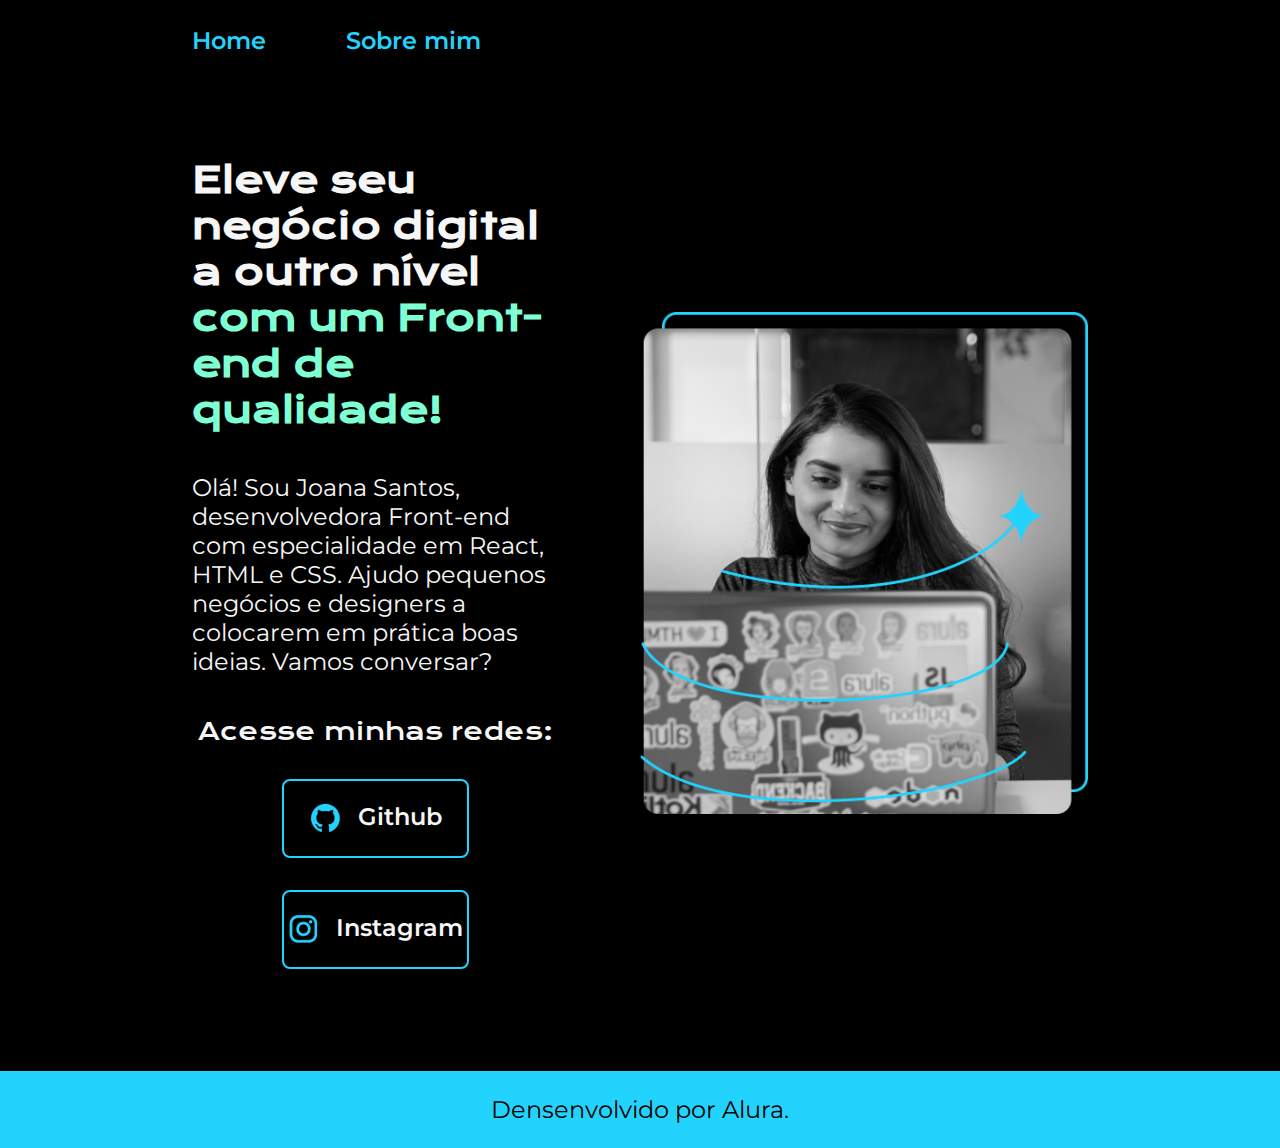
<file: index.html>
<!DOCTYPE html>
<html lang="pt-br">
  <head>
    <meta charset="UTF-8" />
    <meta name="viewport" content="width=device-width, initial-scale=1.0" />
    <title>Portifolio</title>
    <link rel="stylesheet" href="/styles/style.css" />
  </head>
  <body>
    <header class="cabecalho">
      <nav class="cabecalho__menu">
        <a class="cabecalho__menu__link" href="index.html">Home</a>
        <a class="cabecalho__menu__link" href="about.html">Sobre mim</a>
      </nav>
    </header>
    <main class="apresentacao">
      <section class="apresentacao__conteudo">
        <h1 class="apresentacao__conteudo__titulo">
          Eleve seu negócio digital a outro nível
          <strong>com um Front-end de qualidade!</strong>
        </h1>
        <p class="apresentacao__conteudo__texto">
          Olá! Sou Joana Santos, desenvolvedora Front-end com especialidade em
          React, HTML e CSS. Ajudo pequenos negócios e designers a colocarem em
          prática boas ideias. Vamos conversar?
        </p>
        <div class="apresentacao__links">
          <h2 class="apresentacao__links__subtitulo">Acesse minhas redes:</h2>

          <a class="apresentacao__links__navegacao" href="http://github.com">
            <img src="/assets/github.png" alt="Imagem Github" />
            Github</a
          >
          <a
            class="apresentacao__links__navegacao"
            href="https://www.instagram.com/carvalho_dmc?igsh=MWg5cWFhcWcwNzNzNA%3D%3D&utm_source=qr"
          >
            <img src="/assets/instagram.png" alt="Imagem Instagram" />
            Instagram
          </a>
        </div>
      </section>
      <img
        class="apresentacao__imagem"
        src="/assets/Imagem.png"
        alt="foto ilustrativa"
      />
    </main>
    <footer class="rodape">
      <p>Densenvolvido por Alura.</p>
    </footer>
  </body>
</html>
</file>
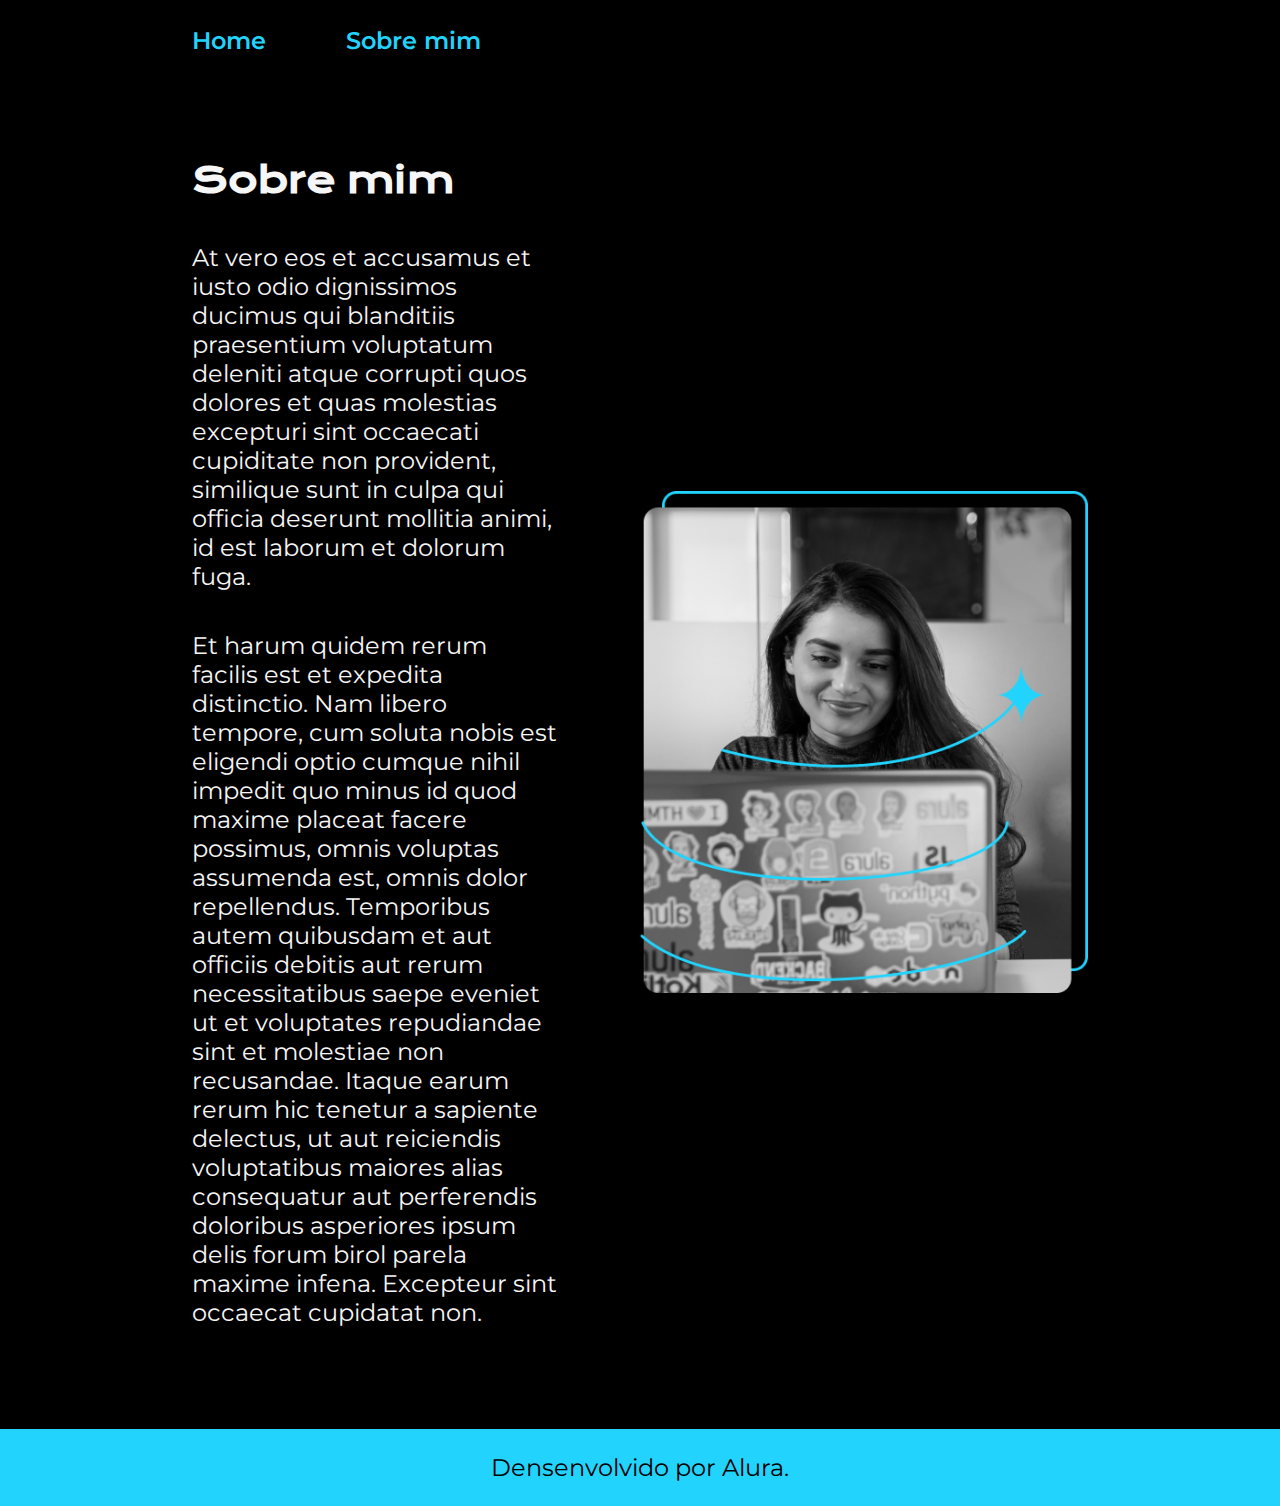
<file: about.html>
<!DOCTYPE html>
<html lang="pt-br">
  <head>
    <meta charset="UTF-8" />
    <meta name="viewport" content="width=device-width, initial-scale=1.0" />
    <title>Sobre mim</title>
    <link rel="stylesheet" href="/styles/style.css" />
  </head>
  <body>
    <header class="cabecalho">
      <nav class="cabecalho__menu">
        <a class="cabecalho__menu__link" href="index.html">Home</a>
        <a class="cabecalho__menu__link" href="about.html">Sobre mim</a>
      </nav>
    </header>
    <main class="apresentacao">
      <section class="apresentacao__conteudo">
        <h1 class="apresentacao__conteudo__titulo">Sobre mim</h1>
        <p class="apresentacao__conteudo__texto">
          At vero eos et accusamus et iusto odio dignissimos ducimus qui
          blanditiis praesentium voluptatum deleniti atque corrupti quos dolores
          et quas molestias excepturi sint occaecati cupiditate non provident,
          similique sunt in culpa qui officia deserunt mollitia animi, id est
          laborum et dolorum fuga.
        </p>
        <p class="apresentacao__conteudo__texto">
          Et harum quidem rerum facilis est et expedita distinctio. Nam libero
          tempore, cum soluta nobis est eligendi optio cumque nihil impedit quo
          minus id quod maxime placeat facere possimus, omnis voluptas assumenda
          est, omnis dolor repellendus. Temporibus autem quibusdam et aut
          officiis debitis aut rerum necessitatibus saepe eveniet ut et
          voluptates repudiandae sint et molestiae non recusandae. Itaque earum
          rerum hic tenetur a sapiente delectus, ut aut reiciendis voluptatibus
          maiores alias consequatur aut perferendis doloribus asperiores ipsum
          delis forum birol parela maxime infena. Excepteur sint occaecat
          cupidatat non.
        </p>
      </section>
      <img
        class="apresentacao__imagem"
        src="/assets/Imagem.png"
        alt="foto ilustrativa"
      />
    </main>
    <footer class="rodape">
      <p>Densenvolvido por Alura.</p>
    </footer>
  </body>
</html>
</file>
<file: styles/style.css>
@import url("https://fonts.googleapis.com/css2?family=Krona+One&family=Montserrat:wght@400;600&display=swap");

:root {
  --cor-primaria: #000000;
  --cor-secundaria: #f6f6f6;
  --cor-terciaria: #22d4fd;
  --cor-hover: #272727;

  --font-principal: "Krona One", sans-serif;
  --font-secundaria: "Montserrat", sans-serif;
}
* {
  margin: 0;
  padding: 0;
}

body {
  height: 100vh;
  box-sizing: border-box;
  background-color: var(--cor-primaria);
  color: var(--cor-secundaria);
}

.cabecalho {
  padding: 2% 0% 0% 15%;
}

.cabecalho__menu {
  display: flex;
  gap: 80px;
}

.cabecalho__menu__link {
  font-family: var(--font-secundaria);
  font-size: 1.5rem;
  font-weight: 600;
  color: var(--cor-terciaria);
  text-decoration: none;
}

.apresentacao {
  padding: 8% 15%;
  display: flex;
  align-items: center;
  justify-content: space-between;
  gap: 82px;
}

.apresentacao__conteudo {
  width: 50%;
  display: flex;
  flex-direction: column;
  gap: 40px;
}

.apresentacao__conteudo__titulo {
  font-size: 2.25rem;
  font-family: var(--font-principal);
}

strong {
  color: aquamarine;
}

.apresentacao__conteudo__texto {
  font-size: 1.5rem;
  font-family: var(--font-secundaria);
}

.apresentacao__links {
  display: flex;
  justify-content: space-between;
  flex-direction: column;
  align-items: center;
  gap: 32px;
}

.apresentacao__links__subtitulo {
  font-family: var(--font-principal);
  font-weight: 400;
  font-size: 1.5rem;
}

.apresentacao__links__navegacao {
  display: flex;
  justify-content: center;
  gap: 16px;
  border: 2px solid var(--cor-terciaria);
  width: 50%;
  text-align: center;
  border-radius: 8px;
  font-size: 1.5rem;
  font-weight: 600;
  padding: 21.5px 0;
  text-decoration: none;
  color: var(--cor-secundaria);
  font-family: var(--font-secundaria);
}

.apresentacao__links__navegacao:hover {
  background-color: var(--cor-hover);
}

.apresentacao__imagem {
  width: 50%;
}

.rodape {
  padding: 24px;
  color: var(--cor-primaria);
  background-color: var(--cor-terciaria);
  text-align: center;
  font-family: var(--font-secundaria);
  font-size: 1.5rem;
  font-weight: 400;
}

@media (max-width: 1200px) {
  .cabecalho {
    padding: 10%;
  }

  .cabecalho__menu {
    justify-content: center;
  }

  .apresentacao {
    flex-direction: column-reverse;
    padding: 5%;
  }

  .apresentacao__conteudo {
    width: auto;
  }
}
</file>
